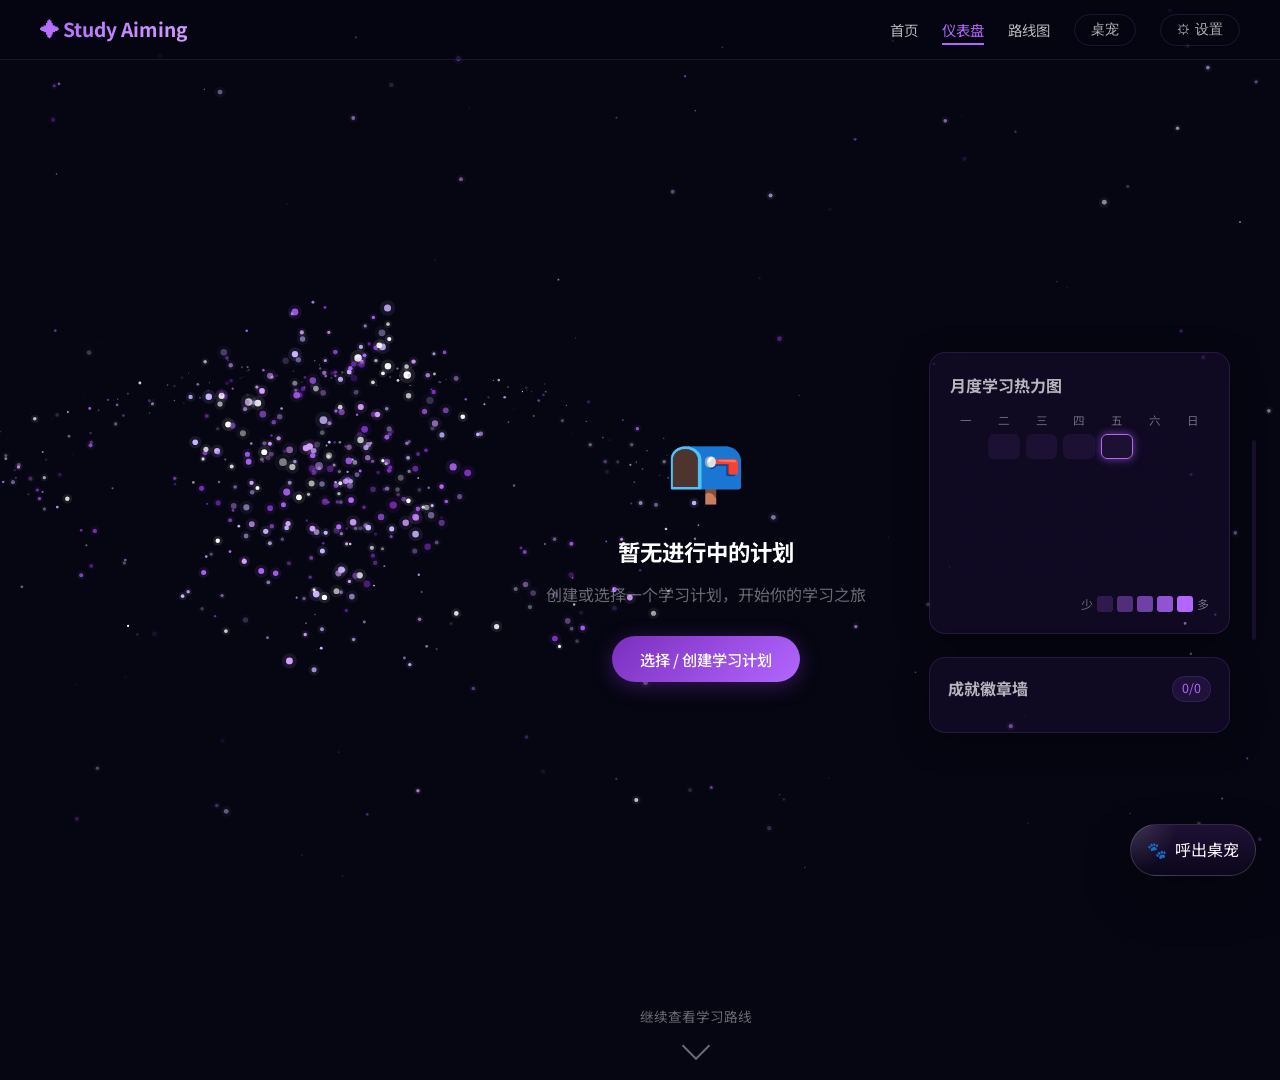
<file: pages/dashboard.html>
<!DOCTYPE html>
<html lang="zh-CN">
<head>
  <meta charset="UTF-8">
  <meta name="viewport" content="width=device-width, initial-scale=1.0">
  <title>Study Aiming - 学习概览</title>
  <link rel="preconnect" href="https://fonts.googleapis.com">
  <link href="https://fonts.googleapis.com/css2?family=Noto+Sans+SC:wght@300;400;500;700;900&display=swap" rel="stylesheet">
  <link rel="stylesheet" href="../css/style.css?v=20260611-plan-upgrade">
  <link rel="stylesheet" href="../css/pet.css?v=20260612-pet-v1">
</head>
<body data-page="dashboard">
  <canvas id="particleCanvas"></canvas>
  <div class="page-shell">

  <div class="scroll-progress-bar">
    <div class="scroll-progress-fill"></div>
    <div class="scroll-progress-glow"></div>
  </div>

  <nav class="nav-bar">
    <div class="nav-logo">✦ Study Aiming</div>
    <div class="nav-links">
      <a href="../index.html" class="nav-link" data-page="home">首页</a>
      <a href="dashboard.html" class="nav-link active" data-page="dashboard">仪表盘</a>
      <a href="roadmap.html" class="nav-link" data-page="roadmap">路线图</a>
      <button class="nav-btn" id="btnPetToggle">桌宠</button>
      <button class="nav-btn" id="btnSettings">⚙ 设置</button>
    </div>
  </nav>

  <section id="dashboard" class="section dashboard-section">
    <div class="dashboard-container">
      <div class="dashboard-left"></div>
      <div class="dashboard-right">
        <div class="plan-switcher" id="planSwitcher" style="display:none">
          <span class="plan-switcher-label">当前计划：</span>
          <select id="planSelector" class="plan-selector"></select>
        </div>

        <div class="dashboard-empty" id="dashboardEmpty">
          <div class="empty-icon">📭</div>
          <h3>暂无进行中的计划</h3>
          <p>创建或选择一个学习计划，开始你的学习之旅</p>
          <button class="btn btn-primary" id="btnGoToPlans">选择 / 创建学习计划</button>
        </div>

        <div class="dashboard-content" id="dashboardContent" style="display:none">
          <h2 class="section-title">学习概览</h2>

          <div class="stats-grid">
            <div class="stat-card glass-card">
              <div class="stat-icon">📚</div>
              <div class="stat-info">
                <span class="stat-value" id="statTotalTasks">0</span>
                <span class="stat-label">总任务数</span>
              </div>
            </div>
            <div class="stat-card glass-card">
              <div class="stat-icon">✅</div>
              <div class="stat-info">
                <span class="stat-value" id="statCompleted">0</span>
                <span class="stat-label">已完成</span>
              </div>
            </div>
            <div class="stat-card glass-card">
              <div class="stat-icon"><span id="streakIcon">🔥</span></div>
              <div class="stat-info">
                <span class="stat-value" id="statStreak">0</span>
                <span class="stat-label">连续天数</span>
              </div>
            </div>
            <div class="stat-card glass-card">
              <div class="stat-icon" id="stageIcon">⭐</div>
              <div class="stat-info">
                <span class="stat-value" id="statStage">入门阶段</span>
                <span class="stat-label">当前阶段</span>
              </div>
            </div>
          </div>

          <div class="progress-section glass-card">
            <h3>当前学习进度</h3>
            <div class="progress-bar-container">
              <div class="progress-bar-fill" id="mainProgressFill"></div>
              <span class="progress-text" id="mainProgressText">0%</span>
            </div>
            <p class="current-task" id="currentTask">暂无学习任务</p>
          </div>

          <div class="tasks-section glass-card">
            <div class="tasks-header">
              <h3>📋 学习任务</h3>
              <button class="btn btn-sm btn-accent" id="btnAddTask">+ 添加任务</button>
            </div>
            <div class="task-input-row" id="taskInputRow" style="display:none">
              <input type="text" id="taskInput" placeholder="输入任务标题，回车确认" maxlength="100">
              <button class="btn btn-sm btn-primary" id="btnConfirmTask">添加</button>
              <button class="btn btn-sm" id="btnCancelTask">取消</button>
            </div>
            <div class="task-list" id="taskList">
              <div class="task-empty">暂无任务，点击「+ 添加任务」开始</div>
            </div>
          </div>
        </div>

        <div class="heatmap-section glass-card">
          <h3>月度学习热力图</h3>
          <div class="heatmap-container" id="heatmapContainer">
            <div class="heatmap-labels">
              <span>一</span><span>二</span><span>三</span><span>四</span><span>五</span><span>六</span><span>日</span>
            </div>
            <div class="heatmap-grid" id="heatmapGrid"></div>
          </div>
          <div class="heatmap-legend">
            <span>少</span>
            <div class="legend-box" style="opacity:0.2"></div>
            <div class="legend-box" style="opacity:0.4"></div>
            <div class="legend-box" style="opacity:0.6"></div>
            <div class="legend-box" style="opacity:0.8"></div>
            <div class="legend-box" style="opacity:1"></div>
            <span>多</span>
          </div>
        </div>

        <div class="achievement-section glass-card">
          <div class="achievement-header">
            <h3>成就徽章墙</h3>
            <span class="achievement-summary" id="achievementSummary">0/4</span>
          </div>
          <div class="achievement-grid" id="achievementGrid"></div>
        </div>
      </div>
    </div>
    <a href="roadmap.html" class="scroll-hint page-next-link" data-page="roadmap">
      <span>继续查看学习路线</span>
      <div class="scroll-arrow"></div>
    </a>
  </section>

  </div>
  <div class="modal-overlay" id="settingsModal">
    <div class="modal glass-card">
      <div class="modal-header">
        <h3>API 设置</h3>
        <button class="modal-close" id="closeSettings">&times;</button>
      </div>
      <div class="modal-body">
        <div class="api-status-bar" id="apiStatusBar">
          <span class="api-status-dot" id="apiStatusDot"></span>
          <span id="apiStatusText">未连接</span>
        </div>
        <div class="form-group">
          <label>AI 服务提供商</label>
          <select id="apiProvider">
            <option value="openai">OpenAI</option>
            <option value="deepseek">DeepSeek</option>
            <option value="claude">Claude (Anthropic)</option>
            <option value="gemini">Gemini (Google)</option>
            <option value="xiaomi_mimo">Xiaomi MiMo</option>
            <option value="qwen">通义千问 (Qwen)</option>
            <option value="zhipu">智谱 (GLM)</option>
            <option value="custom">自定义（兼容 OpenAI）</option>
          </select>
        </div>
        <div class="form-group" id="customEndpointGroup" style="display:none">
          <label>API 端点</label>
          <input type="text" id="apiEndpoint" placeholder="https://api.example.com/v1/chat/completions">
        </div>
        <div class="form-group">
          <label>API Key</label>
          <input type="password" id="apiKey" placeholder="sk-...">
          <small>密钥仅存储在本地浏览器中</small>
        </div>
        <div class="form-group">
          <label>模型名称</label>
          <input type="text" id="modelName" list="modelPresetList" placeholder="选择或输入模型名称">
          <datalist id="modelPresetList"></datalist>
        </div>
        <div class="settings-actions">
          <button class="btn btn-primary" id="btnSaveSettings">保存并验证</button>
          <button class="btn btn-accent" id="btnTestApi" style="display:none">测试连接</button>
        </div>
        <div class="settings-security-note">
          <span class="security-icon">🔒</span>
          <span>密钥仅存在本地浏览器中，不会上传至任何服务器</span>
        </div>
        <div class="divider"></div>
        <button class="btn btn-outline btn-danger" id="btnResetAll">🗑 重置所有数据</button>
      </div>
    </div>
  </div>

  <div class="toast-container" id="toastContainer"></div>

  <script src="../js/particles.js?v=20260611-plan-upgrade"></script>
  <script src="../js/app.js?v=20260611-plan-upgrade"></script>
  <script src="../js/pet.js?v=20260612-pet-v1"></script>
</body>
</html>
</file>
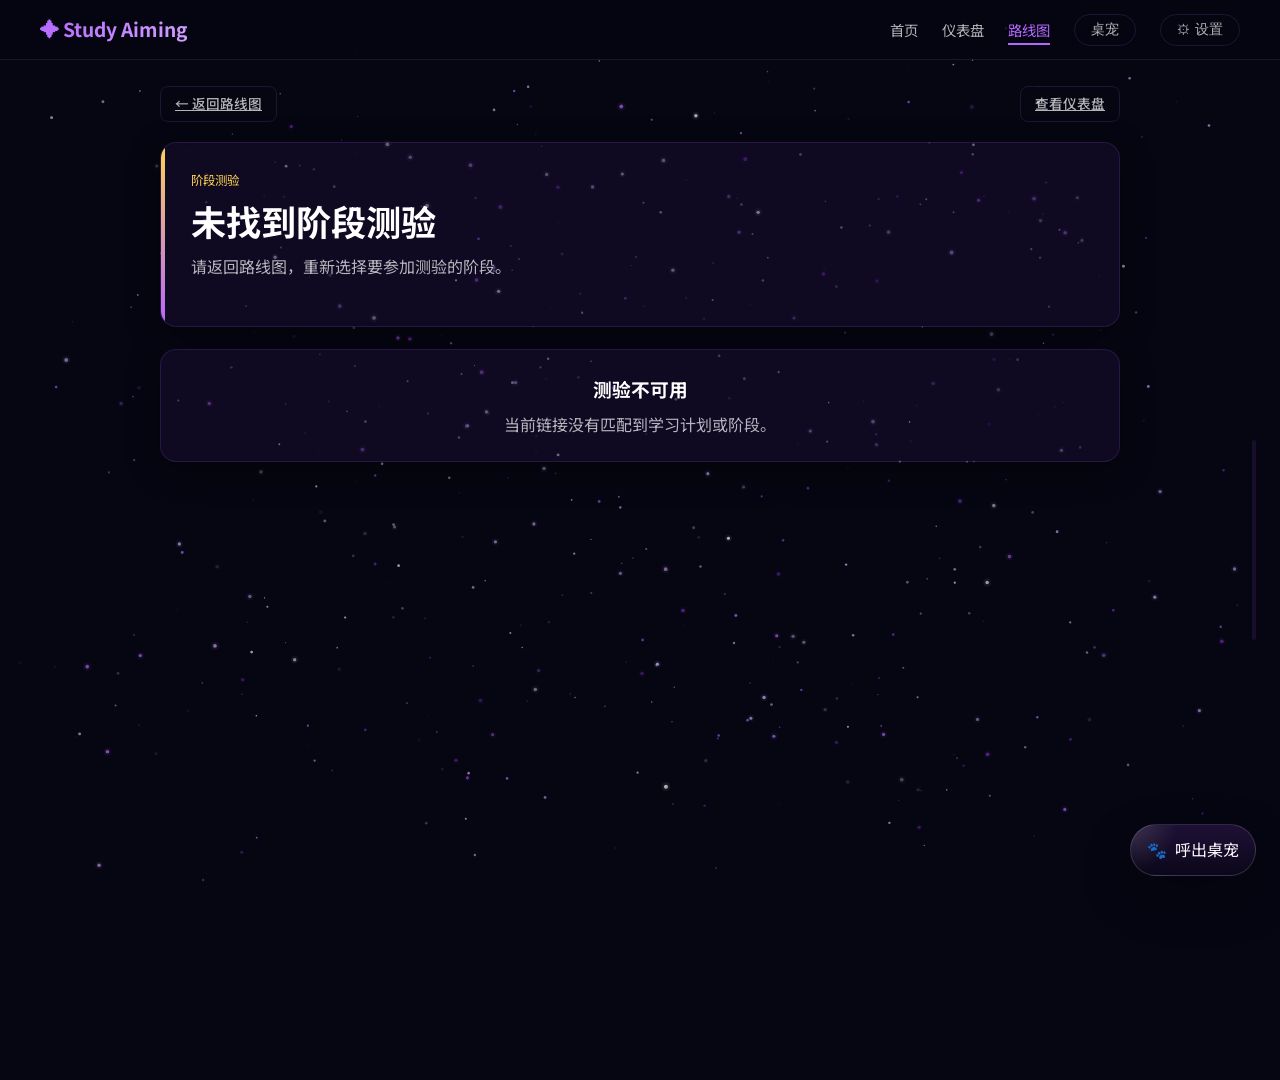
<file: pages/quiz.html>
<!DOCTYPE html>
<html lang="zh-CN">
<head>
  <meta charset="UTF-8">
  <meta name="viewport" content="width=device-width, initial-scale=1.0">
  <title>Study Aiming - 阶段测验</title>
  <link rel="preconnect" href="https://fonts.googleapis.com">
  <link href="https://fonts.googleapis.com/css2?family=Noto+Sans+SC:wght@300;400;500;700;900&display=swap" rel="stylesheet">
  <link rel="stylesheet" href="../css/style.css?v=20260611-plan-upgrade">
  <link rel="stylesheet" href="../css/pet.css?v=20260612-pet-v1">
</head>
<body data-page="quiz">
  <canvas id="particleCanvas"></canvas>
  <div class="page-shell">

  <div class="scroll-progress-bar">
    <div class="scroll-progress-fill"></div>
    <div class="scroll-progress-glow"></div>
  </div>

  <nav class="nav-bar">
    <div class="nav-logo">✦ Study Aiming</div>
    <div class="nav-links">
      <a href="../index.html" class="nav-link" data-page="home">首页</a>
      <a href="dashboard.html" class="nav-link" data-page="dashboard">仪表盘</a>
      <a href="roadmap.html" class="nav-link active" data-page="roadmap">路线图</a>
      <button class="nav-btn" id="btnPetToggle">桌宠</button>
      <button class="nav-btn" id="btnSettings">⚙ 设置</button>
    </div>
  </nav>

  <section id="quizPage" class="section quiz-page">
    <div class="quiz-shell">
      <div class="quiz-topbar">
        <a href="roadmap.html" class="btn btn-outline btn-sm" id="quizBackLink" data-page="roadmap">← 返回路线图</a>
        <a href="dashboard.html" class="btn btn-outline btn-sm" data-page="dashboard">查看仪表盘</a>
      </div>

      <div class="quiz-hero glass-card">
        <div class="quiz-kicker">阶段测验</div>
        <h1 class="quiz-title" id="quizTitle">阶段测验</h1>
        <p class="quiz-subtitle" id="quizSubtitle">完成本阶段实战任务后，用选择题检查关键知识点和任务验收能力。</p>
        <div class="quiz-meta-row" id="quizMeta"></div>
      </div>

      <div class="quiz-result" id="quizResult"></div>
      <div class="quiz-state glass-card" id="quizState"></div>
      <form class="quiz-form" id="quizForm"></form>
    </div>
  </section>

  </div>
  <div class="modal-overlay" id="settingsModal">
    <div class="modal glass-card">
      <div class="modal-header">
        <h3>API 设置</h3>
        <button class="modal-close" id="closeSettings">&times;</button>
      </div>
      <div class="modal-body">
        <div class="api-status-bar" id="apiStatusBar">
          <span class="api-status-dot" id="apiStatusDot"></span>
          <span id="apiStatusText">未连接</span>
        </div>
        <div class="form-group">
          <label>AI 服务提供商</label>
          <select id="apiProvider">
            <option value="openai">OpenAI</option>
            <option value="deepseek">DeepSeek</option>
            <option value="claude">Claude (Anthropic)</option>
            <option value="gemini">Gemini (Google)</option>
            <option value="xiaomi_mimo">Xiaomi MiMo</option>
            <option value="qwen">通义千问 (Qwen)</option>
            <option value="zhipu">智谱 (GLM)</option>
            <option value="custom">自定义（兼容 OpenAI）</option>
          </select>
        </div>
        <div class="form-group" id="customEndpointGroup" style="display:none">
          <label>API 端点</label>
          <input type="text" id="apiEndpoint" placeholder="https://api.example.com/v1/chat/completions">
        </div>
        <div class="form-group">
          <label>API Key</label>
          <input type="password" id="apiKey" placeholder="sk-...">
          <small>密钥仅存储在本地浏览器中</small>
        </div>
        <div class="form-group">
          <label>模型名称</label>
          <input type="text" id="modelName" list="modelPresetList" placeholder="选择或输入模型名称">
          <datalist id="modelPresetList"></datalist>
        </div>
        <div class="settings-actions">
          <button class="btn btn-primary" id="btnSaveSettings">保存并验证</button>
          <button class="btn btn-accent" id="btnTestApi" style="display:none">测试连接</button>
        </div>
        <div class="settings-security-note">
          <span class="security-icon">🔒</span>
          <span>密钥仅存在本地浏览器中，不会上传至任何服务器</span>
        </div>
        <div class="divider"></div>
        <button class="btn btn-outline btn-danger" id="btnResetAll">🗑 重置所有数据</button>
      </div>
    </div>
  </div>

  <div class="toast-container" id="toastContainer"></div>

  <script src="../js/particles.js?v=20260611-plan-upgrade"></script>
  <script src="../js/app.js?v=20260611-plan-upgrade"></script>
  <script src="../js/pet.js?v=20260612-pet-v1"></script>
</body>
</html>
</file>
<file: css/style.css>
/* ============================
   Study Aiming - 主样式表
   紫黑色星空主题
   ============================ */

:root {
  --purple-deep: #1a0533;
  --purple-dark: #2d1b69;
  --purple-mid: #7B2FBE;
  --purple-light: #B366FF;
  --purple-glow: #d4a0ff;
  --accent-gold: #FFD54F;
  --accent-green: #69F0AE;
  --bg-dark: #060612;
  --bg-card: rgba(30, 15, 60, 0.6);
  --text-primary: #ffffff;
  --text-secondary: rgba(255, 255, 255, 0.7);
  --text-muted: rgba(255, 255, 255, 0.4);
  --glass-bg: rgba(30, 15, 60, 0.4);
  --glass-border: rgba(179, 102, 255, 0.15);
  --glass-shadow: 0 8px 32px rgba(0, 0, 0, 0.4);
  --transition: cubic-bezier(0.4, 0, 0.2, 1);
  --page-spring: cubic-bezier(0.22, 1.2, 0.36, 1);
  --page-spring-soft: cubic-bezier(0.18, 0.9, 0.32, 1.08);
}

*, *::before, *::after { margin: 0; padding: 0; box-sizing: border-box; }

html {
  scroll-behavior: smooth;
  font-size: 16px;
  scroll-snap-type: none;
}

body {
  font-family: 'Noto Sans SC', -apple-system, BlinkMacSystemFont, sans-serif;
  background: var(--bg-dark);
  color: var(--text-primary);
  overflow-x: hidden;
  line-height: 1.6;
  position: relative;
}

.page-shell {
  position: relative;
  min-height: 100vh;
}

body::before {
  content: '';
  position: fixed;
  inset: 0;
  z-index: 1600;
  pointer-events: none;
  opacity: 0;
  background:
    radial-gradient(circle at 20% 20%, rgba(212, 160, 255, 0.16), transparent 45%),
    radial-gradient(circle at 80% 18%, rgba(123, 47, 190, 0.16), transparent 42%),
    linear-gradient(180deg, rgba(6, 6, 18, 0.08), rgba(6, 6, 18, 0.28));
}

.page-shell {
  transform-origin: center top;
  will-change: transform, opacity, filter;
}

body.page-enter-active::before {
  animation: pageOverlayIn 820ms ease-out both;
}

body.page-enter-active .page-shell {
  animation: pageSpringIn 780ms var(--page-spring) both;
}

body.page-leave-active {
  overflow: hidden;
}

body.page-leave-active::before {
  animation: pageOverlayOut 460ms ease-out both;
}

body.page-leave-active .page-shell {
  pointer-events: none;
  animation: pageSpringOut 420ms var(--page-spring-soft) both;
}

/* ---- 粒子画布 ---- */
#particleCanvas {
  position: fixed; top: 0; left: 0;
  width: 100%; height: 100%;
  z-index: 0; pointer-events: none;
}

/* ---- 滚动进度条 ---- */
.scroll-progress-bar {
  position: fixed; right: 24px; top: 50%; transform: translateY(-50%);
  width: 4px; height: 200px;
  background: rgba(179, 102, 255, 0.1);
  border-radius: 4px; z-index: 100;
  animation: breathe 3s ease-in-out infinite;
}
.scroll-progress-fill {
  position: absolute; bottom: 0; width: 100%; height: 0%;
  background: linear-gradient(to top, var(--purple-mid), var(--purple-light));
  border-radius: 4px;
  transition: height 0.6s cubic-bezier(0.34, 1.56, 0.64, 1);
}
.scroll-progress-glow {
  position: absolute; bottom: 0; width: 12px; height: 12px; left: -4px;
  background: var(--purple-light); border-radius: 50%;
  filter: blur(4px); opacity: 0; transition: opacity 0.3s;
}
@keyframes breathe { 0%,100%{opacity:.3} 50%{opacity:.8} }

/* ---- 导航栏 ---- */
.nav-bar {
  position: fixed; top: 0; left: 0; right: 0; height: 60px;
  display: flex; align-items: center; justify-content: space-between;
  padding: 0 40px; z-index: 1000;
  background: rgba(6, 6, 18, 0.7); backdrop-filter: blur(20px);
  border-bottom: 1px solid var(--glass-border);
}
.nav-logo {
  font-size: 1.2rem; font-weight: 700;
  background: linear-gradient(135deg, var(--purple-light), var(--purple-glow));
  -webkit-background-clip: text; -webkit-text-fill-color: transparent; background-clip: text;
}
.nav-links { display: flex; align-items: center; gap: 24px; }
.nav-link {
  color: var(--text-secondary); text-decoration: none; font-size: 0.9rem;
  transition: color 0.3s; position: relative;
}
.nav-link::after {
  content: ''; position: absolute; bottom: -4px; left: 0;
  width: 0; height: 2px; background: var(--purple-light);
  transition: width 0.5s cubic-bezier(0.34, 1.56, 0.64, 1);
}
.nav-link:hover, .nav-link.active { color: var(--purple-light); }
.nav-link.active::after, .nav-link:hover::after { width: 100%; }
.nav-btn {
  background: transparent; border: 1px solid var(--glass-border);
  color: var(--text-secondary); padding: 6px 16px; border-radius: 20px;
  cursor: pointer; font-size: 0.85rem; transition: all 0.3s;
}
.nav-btn:hover { border-color: var(--purple-light); color: var(--purple-light); }

/* ---- 通用 ---- */
.section {
  position: relative;
  min-height: 120vh;
  z-index: 1;
}
.section-title {
  font-size: 1.8rem; font-weight: 700; margin-bottom: 24px;
  background: linear-gradient(135deg, var(--purple-light), var(--purple-glow));
  -webkit-background-clip: text; -webkit-text-fill-color: transparent; background-clip: text;
}
.glass-card {
  background: var(--glass-bg); border: 1px solid var(--glass-border);
  border-radius: 16px; backdrop-filter: blur(12px); box-shadow: var(--glass-shadow);
}

/* ---- 按钮 ---- */
.btn {
  display: inline-flex; align-items: center; justify-content: center; gap: 8px;
  padding: 12px 28px; border-radius: 30px; font-size: 0.95rem; font-weight: 500;
  cursor: pointer; transition: all 0.3s var(--transition); border: none; font-family: inherit;
}
.btn-primary {
  background: linear-gradient(135deg, var(--purple-mid), var(--purple-light));
  color: white; box-shadow: 0 4px 20px rgba(123, 47, 190, 0.4);
}
.btn-primary:hover { transform: translateY(-2px); box-shadow: 0 6px 30px rgba(123, 47, 190, 0.6); }
.btn-accent {
  background: linear-gradient(135deg, #7c4dff, #536dfe);
  color: white; box-shadow: 0 4px 16px rgba(124, 77, 255, 0.3);
}
.btn-accent:hover { transform: translateY(-2px); }
.btn-outline { background: transparent; border: 1px solid var(--glass-border); color: var(--text-secondary); }
.btn-outline:hover { border-color: var(--purple-light); color: var(--purple-light); }
.btn-sm { padding: 6px 14px; font-size: 0.85rem; border-radius: 8px; }
.btn-danger { border-color: rgba(255, 80, 80, 0.3) !important; color: #ff8080 !important; }
.btn-danger:hover { background: rgba(255, 80, 80, 0.1) !important; }
.btn-full { width: 100%; }
.btn:disabled {
  cursor: not-allowed;
  opacity: 0.48;
  transform: none !important;
  box-shadow: none !important;
}
.divider { height: 1px; background: var(--glass-border); margin: 20px 0; }

/* ====== Section 1: Hero ====== */
.hero-section {
  display: flex; align-items: center; justify-content: center;
  flex-direction: column; padding: 80px 40px; text-align: center;
}
.hero-content { max-width: 800px; animation: fadeInUp 1s ease-out; }
.hero-title {
  font-size: clamp(2.8rem, 7.5vw, 5.5rem); font-weight: 900;
  line-height: 1.2; margin-bottom: 20px;
  background: linear-gradient(135deg, #fff 0%, var(--purple-glow) 50%, var(--purple-light) 100%);
  -webkit-background-clip: text; -webkit-text-fill-color: transparent; background-clip: text;
  text-wrap: balance;
}
.hero-title .nowrap-group { white-space: nowrap; }
.hero-subtitle { font-size: 1.3rem; color: var(--purple-light); margin-bottom: 16px; font-weight: 500; }
.hero-desc { font-size: 1.05rem; color: var(--text-secondary); max-width: 600px; margin: 0 auto 40px; line-height: 1.8; }
.hero-actions { display: flex; gap: 16px; justify-content: center; flex-wrap: wrap; }
.scroll-hint {
  position: absolute; left: 50%; bottom: 40px;
  display: flex; flex-direction: column; align-items: center; gap: 8px;
  color: var(--text-muted); font-size: 0.85rem; animation: floatHint 2s ease-in-out infinite;
  text-decoration: none;
}
.page-next-link { bottom: 24px; z-index: 5; }
.page-next-link:hover { color: var(--purple-light); }
.scroll-arrow { width: 20px; height: 20px; border-right: 2px solid var(--text-muted); border-bottom: 2px solid var(--text-muted); transform: rotate(45deg); }
@keyframes fadeInUp { from{opacity:0;transform:translateY(40px)} to{opacity:1;transform:translateY(0)} }
@keyframes float { 0%,100%{transform:translateY(0)} 50%{transform:translateY(10px)} }
@keyframes floatHint { 0%,100%{transform:translate(-50%, 0)} 50%{transform:translate(-50%, 10px)} }
@keyframes pageSpringIn {
  0% { opacity: 0; transform: translateY(32px) scale(0.985); filter: blur(8px); }
  58% { opacity: 1; transform: translateY(-6px) scale(1.006); filter: blur(0); }
  78% { opacity: 1; transform: translateY(2px) scale(0.999); filter: blur(0); }
  100% { opacity: 1; transform: translateY(0) scale(1); filter: blur(0); }
}
@keyframes pageSpringOut {
  0% { opacity: 1; transform: translateY(0) scale(1); filter: blur(0); }
  40% { opacity: 1; transform: translateY(-6px) scale(0.996); filter: blur(0); }
  100% { opacity: 0; transform: translateY(18px) scale(0.988); filter: blur(8px); }
}
@keyframes pageOverlayIn {
  0% { opacity: 0.26; }
  100% { opacity: 0; }
}
@keyframes pageOverlayOut {
  0% { opacity: 0; }
  100% { opacity: 1; }
}

/* ====== Section 2: Dashboard ====== */
.dashboard-section {
  padding: 80px clamp(20px, 4vw, 48px);
  display: flex;
  align-items: center;
  overflow: hidden;
}
.dashboard-container {
  display: grid;
  grid-template-columns: minmax(220px, 0.72fr) minmax(0, 1.28fr);
  gap: clamp(20px, 3vw, 34px);
  width: 100%;
  max-width: 1180px;
  margin: 0 auto;
  align-items: center;
}
.dashboard-left { min-height: clamp(280px, 46vh, 430px); }
.dashboard-right {
  width: 100%;
  min-width: 0;
  max-width: 820px;
  justify-self: end;
  display: grid;
  grid-template-columns: minmax(0, 1fr) minmax(240px, 0.72fr);
  grid-template-areas:
    "switcher switcher"
    "content heatmap"
    "content achievements";
  align-items: start;
  gap: 14px;
  padding: 0;
}

/* 计划切换器 */
.plan-switcher {
  grid-area: switcher;
  display: flex;
  align-items: center;
  gap: 12px;
  padding: 12px 20px;
  background: var(--glass-bg);
  border: 1px solid var(--glass-border);
  border-radius: 12px;
}
.plan-switcher-label {
  font-size: 0.9rem;
  color: var(--text-secondary);
  white-space: nowrap;
}
.plan-selector {
  flex: 1;
  padding: 8px 14px;
  background: rgba(179, 102, 255, 0.06);
  border: 1px solid var(--glass-border);
  border-radius: 8px;
  color: var(--text-primary);
  font-size: 0.9rem;
  font-family: inherit;
  outline: none;
  cursor: pointer;
}
.plan-selector:focus {
  border-color: var(--purple-mid);
}

/* 空状态 */
.dashboard-empty {
  grid-area: content;
  text-align: center;
  padding: 60px 20px;
  animation: fadeInUp 0.5s ease-out;
}
.dashboard-empty .empty-icon {
  font-size: 4rem;
  margin-bottom: 20px;
  animation: float 3s ease-in-out infinite;
}
.dashboard-empty h3 {
  font-size: 1.4rem;
  margin-bottom: 12px;
}
.dashboard-empty p {
  color: var(--text-muted);
  margin-bottom: 28px;
}

/* 内容区 */
.dashboard-content {
  grid-area: content;
  animation: fadeInUp 0.4s ease-out;
  display: flex;
  flex-direction: column;
  gap: 16px;
}
.dashboard-content .section-title { margin-bottom: 0; }

.stats-grid { display: grid; grid-template-columns: repeat(2, 1fr); gap: 16px; }
.stat-card { padding: 16px; display: flex; align-items: center; gap: 14px; transition: transform 0.3s; min-width: 0; }
.stat-card:hover { transform: translateY(-4px); }
.stat-icon { font-size: 2rem; }
.stat-info { min-width: 0; }
.stat-value { display: block; font-size: 1.65rem; font-weight: 700; color: var(--purple-light); overflow-wrap: anywhere; }
.stat-label { font-size: 0.85rem; color: var(--text-muted); }

.streak-fire { animation: fireGlow 1.5s ease-in-out infinite; display: inline-block; }
@keyframes fireGlow { 0%,100%{transform:scale(1);filter:brightness(1)} 50%{transform:scale(1.15);filter:brightness(1.3)} }

.progress-section { padding: 20px; }
.progress-section h3 { font-size: 1rem; margin-bottom: 16px; color: var(--text-secondary); }
.progress-bar-container {
  position: relative; height: 12px;
  background: rgba(179, 102, 255, 0.1); border-radius: 12px; overflow: hidden; margin-bottom: 12px;
}
.progress-bar-fill {
  height: 100%; width: 0%;
  background: linear-gradient(90deg, var(--purple-mid), var(--purple-light));
  border-radius: 12px; transition: width 1s var(--transition); position: relative;
}
.progress-bar-fill::after {
  content: ''; position: absolute; right: 0; top: 0;
  width: 30px; height: 100%;
  background: linear-gradient(90deg, transparent, rgba(255,255,255,0.3));
  animation: shimmer 2s infinite;
}
@keyframes shimmer { 0%{transform:translateX(-30px)} 100%{transform:translateX(30px)} }
.progress-text {
  position: absolute; right: 8px; top: 50%; transform: translateY(-50%);
  font-size: 0.7rem; font-weight: 700; color: white; text-shadow: 0 1px 2px rgba(0,0,0,0.5);
}
.current-task { font-size: 0.9rem; color: var(--text-muted); }

/* ---- 任务列表 ---- */
.tasks-section { padding: 20px; }
.tasks-header { display: flex; justify-content: space-between; align-items: center; margin-bottom: 16px; }
.tasks-header h3 { font-size: 1rem; color: var(--text-secondary); }

.task-input-row {
  display: flex; gap: 8px; margin-bottom: 16px;
  animation: fadeInUp 0.3s ease-out;
}
.task-input-row input {
  flex: 1; padding: 10px 14px;
  background: rgba(179, 102, 255, 0.06); border: 1px solid var(--glass-border);
  border-radius: 10px; color: var(--text-primary); font-size: 0.95rem; font-family: inherit; outline: none;
}
.task-input-row input:focus { border-color: var(--purple-mid); box-shadow: 0 0 0 3px rgba(123, 47, 190, 0.15); }

.task-list { display: flex; flex-direction: column; gap: 8px; max-height: 230px; overflow-y: auto; }
.task-empty { text-align: center; color: var(--text-muted); padding: 24px; font-size: 0.9rem; }

.task-item {
  display: flex; align-items: center; gap: 12px; padding: 12px 16px;
  background: rgba(179, 102, 255, 0.04); border: 1px solid var(--glass-border);
  border-radius: 10px; transition: all 0.3s; animation: fadeInUp 0.3s ease-out;
}
.task-item:hover { border-color: var(--purple-mid); background: rgba(179, 102, 255, 0.08); }
.task-item.completed { opacity: 0.5; }
.task-item.completed .task-title { text-decoration: line-through; }

.task-check {
  width: 22px; height: 22px; border-radius: 50%; flex-shrink: 0;
  border: 2px solid var(--glass-border); cursor: pointer;
  display: flex; align-items: center; justify-content: center;
  transition: all 0.3s; font-size: 0.7rem;
}
.task-check:hover { border-color: var(--purple-light); }
.task-item.completed .task-check {
  background: var(--purple-mid); border-color: var(--purple-mid); color: white;
}
.task-title { flex: 1; font-size: 0.9rem; min-width: 0; overflow-wrap: anywhere; }
.task-delete {
  opacity: 0; cursor: pointer; color: var(--text-muted); font-size: 1.1rem;
  transition: all 0.3s; padding: 4px;
}
.task-item:hover .task-delete { opacity: 1; }
.task-delete:hover { color: #ff8080; }

/* ---- 热力图 ---- */
.heatmap-section { grid-area: heatmap; padding: 20px; }
.heatmap-section h3 { font-size: 1rem; margin-bottom: 16px; color: var(--text-secondary); }
.heatmap-container {
  display: flex; flex-direction: column; gap: 8px;
  width: 100%; max-width: 620px; margin: 0 auto;
}
.heatmap-labels {
  display: grid; grid-template-columns: repeat(7, minmax(0, 1fr)); gap: 6px;
  width: 100%; font-size: 0.72rem; color: var(--text-muted);
}
.heatmap-labels span { text-align: center; line-height: 1; }
.heatmap-grid { display: grid; grid-template-columns: repeat(7, minmax(0, 1fr)); gap: 6px; width: 100%; }
.heatmap-cell {
  width: 100%; height: clamp(18px, 2.8vh, 26px);
  border-radius: 6px; background: rgba(179, 102, 255, 0.08); transition: all 0.3s;
}
.heatmap-cell.level-1 { background: rgba(179, 102, 255, 0.2); }
.heatmap-cell.level-2 { background: rgba(179, 102, 255, 0.4); }
.heatmap-cell.level-3 { background: rgba(179, 102, 255, 0.6); }
.heatmap-cell.level-4 { background: rgba(179, 102, 255, 0.85); }
.heatmap-cell:hover { transform: scale(1.3); box-shadow: 0 0 8px var(--purple-light); }
.heatmap-blank { background: transparent; pointer-events: none; }
.heatmap-future { background: rgba(179, 102, 255, 0.03); opacity: 0.4; }
.heatmap-today { box-shadow: 0 0 8px rgba(179, 102, 255, 0.6); border: 1.5px solid var(--purple-light); }
.heatmap-legend {
  display: flex; align-items: center; gap: 4px; justify-content: flex-end;
  width: 100%; max-width: 620px; margin: 10px auto 0;
  font-size: 0.75rem; color: var(--text-muted);
}
.legend-box { width: 16px; height: 16px; border-radius: 3px; background: var(--purple-light); }

/* ---- 成就徽章墙 ---- */
.achievement-section { grid-area: achievements; padding: 18px; }
.achievement-header {
  display: flex; align-items: center; justify-content: space-between;
  gap: 12px; margin-bottom: 12px;
}
.achievement-header h3 { font-size: 1rem; color: var(--text-secondary); }
.achievement-summary {
  font-size: 0.78rem; color: var(--purple-light);
  padding: 2px 9px; border-radius: 999px;
  background: rgba(179,102,255,0.1); border: 1px solid var(--glass-border);
}
.achievement-grid { display: grid; grid-template-columns: repeat(2, minmax(0, 1fr)); gap: 10px; }
.achievement-badge {
  min-height: 92px; padding: 12px;
  display: flex; flex-direction: column; gap: 6px;
  border-radius: 12px; border: 1px solid var(--glass-border);
  background: rgba(179,102,255,0.045);
  transition: border-color 0.25s, background 0.25s, transform 0.25s;
}
.achievement-badge.unlocked {
  border-color: rgba(255,213,79,0.35);
  background: linear-gradient(135deg, rgba(255,213,79,0.12), rgba(179,102,255,0.08));
  box-shadow: 0 0 20px rgba(255,213,79,0.08);
}
.achievement-badge:hover { transform: translateY(-2px); border-color: rgba(179,102,255,0.35); }
.achievement-icon {
  width: 32px; height: 32px; display: flex; align-items: center; justify-content: center;
  border-radius: 10px; font-size: 1.15rem;
  color: var(--text-muted); background: rgba(255,255,255,0.05);
  filter: grayscale(1); opacity: 0.65;
}
.achievement-badge.unlocked .achievement-icon {
  color: var(--accent-gold); background: rgba(255,213,79,0.14);
  filter: none; opacity: 1;
}
.achievement-name { font-size: 0.9rem; font-weight: 700; color: var(--text-primary); }
.achievement-desc { font-size: 0.74rem; color: var(--text-muted); line-height: 1.45; }
.achievement-badge.unlocked .achievement-desc { color: var(--text-secondary); }
.achievement-status { margin-top: auto; font-size: 0.72rem; color: var(--text-muted); }
.achievement-badge.unlocked .achievement-status { color: var(--accent-green); }

/* ====== Section 3: Roadmap ====== */
.roadmap-section { padding: 80px 40px 120px; }

/* ---- 计划列表视图 ---- */
.plan-gallery { max-width: 1100px; margin: 0 auto; }
.gallery-header { display: flex; justify-content: space-between; align-items: center; margin-bottom: 32px; flex-wrap: wrap; gap: 16px; }
.gallery-actions { display: flex; gap: 12px; }

.plan-grid {
  display: grid; grid-template-columns: repeat(auto-fill, minmax(300px, 1fr));
  gap: 24px;
}

.plan-card {
  background: var(--glass-bg); border: 1px solid var(--glass-border);
  border-radius: 16px; padding: 28px; cursor: pointer;
  transition: all 0.35s var(--transition); position: relative; overflow: hidden;
}
.plan-card::before {
  content: ''; position: absolute; inset: 0; border-radius: 16px;
  background: linear-gradient(135deg, rgba(179,102,255,0.08), transparent);
  opacity: 0; transition: opacity 0.35s;
}
.plan-card:hover {
  transform: translateY(-6px);
  border-color: var(--purple-mid);
  box-shadow: 0 16px 48px rgba(123, 47, 190, 0.25);
}
.plan-card:hover::before { opacity: 1; }

.plan-card-edit {
  position: absolute; top: 14px; right: 14px; z-index: 2;
  width: 30px; height: 30px; border-radius: 8px;
  border: 1px solid var(--glass-border); background: rgba(6, 6, 18, 0.45);
  color: var(--text-secondary); cursor: pointer; font-size: 0.9rem;
  display: flex; align-items: center; justify-content: center;
  transition: all 0.25s;
}
.plan-card-edit:hover { border-color: var(--purple-light); color: var(--purple-light); background: rgba(179,102,255,0.12); }

.plan-card-icon { font-size: 2.5rem; margin-bottom: 12px; }
.plan-card-title { font-size: 1.15rem; font-weight: 700; margin-bottom: 6px; }
.plan-card-desc { font-size: 0.85rem; color: var(--text-muted); margin-bottom: 16px; line-height: 1.5; display: -webkit-box; -webkit-line-clamp: 2; -webkit-box-orient: vertical; overflow: hidden; }
.plan-card-meta { display: flex; justify-content: space-between; align-items: center; margin-bottom: 12px; }
.plan-card-progress-bar { height: 6px; background: rgba(179,102,255,0.1); border-radius: 6px; overflow: hidden; }
.plan-card-progress-fill { height: 100%; border-radius: 6px; background: linear-gradient(90deg, var(--purple-mid), var(--purple-light)); transition: width 0.6s ease-in-out; }
.plan-card-stats { display: flex; justify-content: space-between; font-size: 0.8rem; color: var(--text-muted); margin-top: 8px; }

/* 空状态 */
.empty-state { text-align: center; padding: 80px 20px; }
.empty-state.hidden { display: none; }
.empty-icon { font-size: 4rem; margin-bottom: 20px; animation: float 3s ease-in-out infinite; }
.empty-state h3 { font-size: 1.5rem; margin-bottom: 12px; }
.empty-state p { color: var(--text-muted); }

/* ---- 计划详情视图 ---- */
.plan-detail { max-width: 900px; margin: 0 auto; animation: fadeInUp 0.4s ease-out; }
.detail-header { display: flex; justify-content: space-between; align-items: center; gap: 12px; margin-bottom: 32px; flex-wrap: wrap; }
.detail-header-actions { display: flex; gap: 10px; align-items: center; flex-wrap: wrap; }

.detail-hero {
  background: var(--glass-bg); border: 1px solid var(--glass-border);
  border-radius: 16px; padding: 32px; margin-bottom: 32px; position: relative; overflow: hidden;
}
.detail-hero::before {
  content: ''; position: absolute; top: 0; left: 0; right: 0; height: 4px;
  background: linear-gradient(90deg, var(--purple-mid), var(--purple-light), var(--accent-gold));
}
.detail-hero-icon { font-size: 3rem; margin-bottom: 12px; }
.detail-hero-title { font-size: 1.6rem; font-weight: 700; margin-bottom: 8px; }
.detail-hero-desc { font-size: 0.95rem; color: var(--text-secondary); margin-bottom: 20px; line-height: 1.6; }
.detail-hero-stats { display: flex; gap: 24px; flex-wrap: wrap; }
.detail-stat { text-align: center; }
.detail-stat-value { font-size: 1.5rem; font-weight: 700; color: var(--purple-light); display: block; }
.detail-stat-label { font-size: 0.8rem; color: var(--text-muted); }

/* ---- 详情时间轴 ---- */
.detail-timeline { position: relative; padding-left: 36px; }
.detail-timeline::before {
  content: ''; position: absolute; left: 14px; top: 0; bottom: 0;
  width: 3px; background: linear-gradient(to bottom, var(--purple-mid), var(--purple-light));
  border-radius: 3px;
}

.stage-block {
  position: relative; margin-bottom: 28px;
  animation: stageEnter 0.5s ease-out both;
}
.stage-block:nth-child(1) { animation-delay: 0.05s; }
.stage-block:nth-child(2) { animation-delay: 0.1s; }
.stage-block:nth-child(3) { animation-delay: 0.15s; }
.stage-block:nth-child(4) { animation-delay: 0.2s; }
.stage-block:nth-child(5) { animation-delay: 0.25s; }
.stage-block:nth-child(6) { animation-delay: 0.3s; }
@keyframes stageEnter { from{opacity:0;transform:translateX(24px)} to{opacity:1;transform:translateX(0)} }

.stage-dot {
  position: absolute; left: -29px; top: 24px;
  width: 18px; height: 18px; border-radius: 50%;
  background: var(--purple-dark); border: 3px solid var(--purple-mid);
  z-index: 2; transition: all 0.3s;
}
.stage-block.completed .stage-dot { background: var(--accent-green); border-color: var(--accent-green); box-shadow: 0 0 10px rgba(105,240,174,0.4); }
.stage-block.active .stage-dot { background: var(--purple-light); border-color: var(--purple-light); animation: dotPulse 2s ease-in-out infinite; }
.stage-block.locked { opacity: 0.65; }
.stage-block.locked .stage-dot { background: rgba(80,80,80,0.5); border-color: rgba(160,160,160,0.2); }
@keyframes dotPulse { 0%,100%{box-shadow:0 0 10px rgba(179,102,255,0.4)} 50%{box-shadow:0 0 20px rgba(179,102,255,0.7)} }

.stage-card {
  background: var(--glass-bg); border: 1px solid var(--glass-border);
  border-radius: 16px; overflow: hidden; transition: all 0.3s;
}
.stage-card:hover { border-color: var(--purple-mid); }

.stage-card-header {
  padding: 20px 24px; cursor: pointer; display: flex;
  justify-content: space-between; align-items: center;
  transition: background 0.3s;
}
.stage-card-header:hover { background: rgba(179,102,255,0.04); }
.stage-card-title { font-size: 1.05rem; font-weight: 600; }
.stage-card-toggle { font-size: 0.85rem; color: var(--text-muted); transition: transform 0.3s; }
.stage-block.expanded .stage-card-toggle { transform: rotate(180deg); }

.stage-card-body { display: none; padding: 0 24px 24px; }
.stage-block.expanded .stage-card-body { display: block; animation: fadeInUp 0.3s ease-out; }

/* 阶段内区块 */
.stage-section { margin-bottom: 20px; }
.stage-section-label { font-size: 0.85rem; font-weight: 600; color: var(--purple-light); margin-bottom: 8px; }

/* 阶段目标区块 */
.stage-goal-block {
  background: rgba(179, 102, 255, 0.04);
  border: 1px solid var(--glass-border);
  border-radius: 12px;
  padding: 16px 20px;
  margin-bottom: 20px;
}
.stage-goal-row {
  display: flex;
  justify-content: space-between;
  align-items: center;
  margin-bottom: 6px;
}
.stage-goal-label {
  font-size: 0.85rem;
  font-weight: 600;
  color: #9575cd;
}
.stage-goal-progress {
  font-size: 0.85rem;
  font-weight: 600;
  color: var(--purple-light);
  background: rgba(179, 102, 255, 0.1);
  padding: 2px 10px;
  border-radius: 12px;
}
.stage-goal-value {
  font-size: 0.92rem;
  color: #e0e0e0;
  line-height: 1.7;
}
.stage-goal-list {
  margin: 0;
  padding-left: 20px;
  display: flex;
  flex-direction: column;
  gap: 8px;
  color: #e0e0e0;
}
.stage-goal-step { line-height: 1.7; }

.stage-topics { display: flex; flex-wrap: wrap; gap: 8px; }
.stage-topic {
  padding: 4px 14px; border-radius: 16px; font-size: 0.8rem;
  background: rgba(179,102,255,0.08); border: 1px solid rgba(179,102,255,0.15);
  color: var(--purple-light);
}

.stage-tasks { display: flex; flex-direction: column; gap: 8px; }
.stage-task-item {
  display: flex; align-items: center; gap: 12px; padding: 12px 16px;
  background: rgba(179,102,255,0.03); border: 1px solid var(--glass-border);
  border-radius: 10px; cursor: pointer; transition: all 0.3s;
}
.stage-task-item:hover { border-color: var(--purple-mid); background: #2d2d44; }
.stage-task-item.locked { cursor: not-allowed; }
.stage-task-item.locked:hover { border-color: var(--glass-border); background: rgba(179,102,255,0.03); }
.stage-task-item.done { opacity: 0.7; }
.stage-task-item.done .stage-task-text { text-decoration: line-through; color: var(--text-muted); }
.stage-task-check {
  width: 20px; height: 20px; border-radius: 50%; flex-shrink: 0;
  border: 2px solid var(--glass-border); display: flex; align-items: center;
  justify-content: center; transition: all 0.3s; font-size: 0.65rem;
}
.stage-task-item.done .stage-task-check { background: var(--purple-mid); border-color: var(--purple-mid); color: white; }
.stage-task-text { flex: 1; font-size: 0.9rem; }

/* 任务状态标签 */
.stage-task-status {
  font-size: 0.8rem;
  font-weight: 500;
  padding: 2px 10px;
  border-radius: 10px;
  flex-shrink: 0;
}
.stage-task-status.pending {
  color: #ff9800;
  background: rgba(255, 152, 0, 0.1);
  border: 1px solid rgba(255, 152, 0, 0.2);
}
.stage-task-status.completed {
  color: #4caf50;
  background: rgba(76, 175, 80, 0.1);
  border: 1px solid rgba(76, 175, 80, 0.2);
}

.stage-resources { display: flex; flex-direction: column; gap: 8px; }
.resource-link {
  display: flex; align-items: center; gap: 10px; padding: 10px 14px;
  background: rgba(179,102,255,0.03); border: 1px solid var(--glass-border);
  border-radius: 10px; text-decoration: none; color: var(--text-secondary);
  transition: all 0.3s; font-size: 0.9rem;
}
.resource-link:hover { border-color: var(--purple-mid); color: var(--purple-light); background: rgba(179,102,255,0.06); }
.resource-link-icon { font-size: 1.1rem; }

/* 阶段进度条 */
.stage-progress-mini { margin-top: 16px; display: flex; align-items: center; gap: 10px; }
.stage-progress-mini-bar { flex: 1; height: 4px; background: rgba(179,102,255,0.1); border-radius: 4px; overflow: hidden; }
.stage-progress-mini-fill { height: 100%; border-radius: 4px; background: linear-gradient(90deg, var(--purple-mid), var(--purple-light)); transition: width 0.5s; }
.stage-progress-mini-text { font-size: 0.75rem; color: var(--text-muted); white-space: nowrap; }

.stage-quiz-panel {
  margin-top: 18px;
  padding: 16px 18px;
  display: flex;
  align-items: center;
  justify-content: space-between;
  gap: 16px;
  background: linear-gradient(135deg, rgba(255, 213, 79, 0.08), rgba(179, 102, 255, 0.06));
  border: 1px solid rgba(255, 213, 79, 0.18);
  border-radius: 12px;
}
.stage-quiz-panel.locked { opacity: 0.65; border-color: var(--glass-border); background: rgba(179,102,255,0.04); }
.stage-quiz-panel.done { border-color: rgba(105,240,174,0.25); background: rgba(105,240,174,0.08); }
.stage-quiz-copy { min-width: 0; }
.stage-quiz-title { font-size: 0.95rem; font-weight: 700; color: var(--text-primary); margin-bottom: 3px; }
.stage-quiz-meta { font-size: 0.8rem; color: var(--text-muted); }
.stage-quiz-action { flex-shrink: 0; text-decoration: none; }

/* ====== 模态框 ====== */
.modal-overlay {
  position: fixed; inset: 0; background: rgba(0,0,0,0.7); backdrop-filter: blur(8px);
  display: flex; align-items: center; justify-content: center;
  z-index: 2000; opacity: 0; pointer-events: none; transition: opacity 0.3s;
}
.modal-overlay.active { opacity: 1; pointer-events: all; }
.modal {
  width: 90%; max-width: 480px; max-height: 85vh; overflow-y: auto;
  padding: 0; animation: modalIn 0.3s var(--transition);
}
.modal-large { max-width: 600px; }
@keyframes modalIn { from{transform:translateY(20px) scale(0.95);opacity:0} to{transform:translateY(0) scale(1);opacity:1} }
.modal-header {
  display: flex; justify-content: space-between; align-items: center;
  padding: 20px 24px; border-bottom: 1px solid var(--glass-border);
}
.modal-header h3 {
  font-size: 1.2rem;
  background: linear-gradient(135deg, var(--purple-light), var(--purple-glow));
  -webkit-background-clip: text; -webkit-text-fill-color: transparent; background-clip: text;
}
.modal-close {
  background: none; border: none; color: var(--text-muted); font-size: 1.5rem;
  cursor: pointer; width: 32px; height: 32px; display: flex; align-items: center;
  justify-content: center; border-radius: 8px; transition: all 0.3s;
}
.modal-close:hover { background: rgba(179, 102, 255, 0.1); color: var(--purple-light); }
.modal-body { padding: 24px; }

.form-group { margin-bottom: 20px; }
.form-group label { display: block; font-size: 0.9rem; color: var(--text-secondary); margin-bottom: 8px; font-weight: 500; }
.form-group input, .form-group select, .form-group textarea {
  width: 100%; padding: 10px 14px;
  background: rgba(179, 102, 255, 0.06); border: 1px solid var(--glass-border);
  border-radius: 10px; color: var(--text-primary); font-size: 0.95rem; font-family: inherit; outline: none;
  transition: all 0.3s;
}
.form-group input:focus, .form-group select:focus, .form-group textarea:focus {
  border-color: var(--purple-mid); box-shadow: 0 0 0 3px rgba(123, 47, 190, 0.15);
}
.form-group textarea { min-height: 80px; resize: vertical; }
.ai-brief-textarea { min-height: 180px !important; }
.form-group small { display: block; margin-top: 6px; font-size: 0.8rem; color: var(--text-muted); }
.form-row { display: flex; gap: 16px; }
.form-row .form-group { flex: 1; }
.generate-actions {
  display: flex;
  flex-direction: column;
  gap: 12px;
  margin-bottom: 14px;
}
.generate-actions.is-ready { flex-direction: row; }
.generate-actions.is-ready .btn { flex: 1; }

select option { background: #1a0a2e; color: #fff; }

/* API 状态栏 */
.api-status-bar {
  display: flex; align-items: center; gap: 10px;
  padding: 12px 16px; margin-bottom: 20px;
  background: rgba(255,255,255,0.03); border-radius: 10px;
  border: 1px solid var(--glass-border);
}
.api-status-dot {
  width: 10px; height: 10px; border-radius: 50%;
  background: #666; transition: all 0.3s;
}
.api-status-dot.connected { background: var(--accent-green); box-shadow: 0 0 8px rgba(105,240,174,0.5); }
.api-status-dot.error { background: #ff5252; }
#apiStatusText { font-size: 0.9rem; color: var(--text-secondary); }
.settings-actions { display: flex; gap: 12px; }
.settings-actions .btn { flex: 1; }

.settings-security-note {
  display: flex;
  align-items: center;
  justify-content: center;
  gap: 6px;
  margin-top: 12px;
  font-size: 0.78rem;
  color: var(--text-muted);
  opacity: 0.7;
}
.security-icon { font-size: 0.85rem; }

.ai-status {
  padding: 12px; border-radius: 10px; font-size: 0.9rem;
  margin-bottom: 16px; display: none;
}
.ai-status.error { display: block; background: rgba(255,80,80,0.1); border: 1px solid rgba(255,80,80,0.3); color: #ff8080; }
.ai-status.success { display: block; background: rgba(80,255,120,0.1); border: 1px solid rgba(80,255,120,0.3); color: #80ff90; }

/* 生成进度条 */
.generate-progress {
  margin-top: 20px;
  animation: fadeInUp 0.3s ease-out;
}
.generate-progress-header {
  display: flex;
  justify-content: space-between;
  align-items: center;
  margin-bottom: 10px;
}
.generate-progress-label {
  font-size: 0.85rem;
  color: var(--purple-light);
  transition: opacity 0.3s;
}
.generate-progress-pct {
  font-size: 0.85rem;
  font-weight: 600;
  color: var(--purple-light);
}
.generate-progress-track {
  height: 6px;
  background: rgba(255, 255, 255, 0.08);
  border-radius: 6px;
  overflow: hidden;
  position: relative;
}
.generate-progress-fill {
  height: 100%;
  width: 0%;
  background: linear-gradient(90deg, var(--purple-mid), var(--purple-light), var(--purple-glow));
  border-radius: 6px;
  transition: width 0.4s ease-out;
  position: relative;
  box-shadow: 0 0 12px rgba(179, 102, 255, 0.5);
}
.generate-progress-fill::after {
  content: '';
  position: absolute;
  top: 0;
  left: 0;
  right: 0;
  bottom: 0;
  background: linear-gradient(90deg, transparent, rgba(255, 255, 255, 0.3), transparent);
  animation: progressShimmer 1.5s infinite;
}
@keyframes progressShimmer {
  0% { transform: translateX(-100%); }
  100% { transform: translateX(100%); }
}

/* 上传区域 */
.upload-area {
  border: 2px dashed var(--glass-border); border-radius: 16px;
  padding: 40px; text-align: center; cursor: pointer; transition: all 0.3s;
}
.upload-area:hover { border-color: var(--purple-mid); background: rgba(179,102,255,0.03); }
.upload-area.dragover { border-color: var(--purple-light); background: rgba(179,102,255,0.06); }
.upload-icon { font-size: 3rem; margin-bottom: 12px; }
.upload-area p { color: var(--text-secondary); margin-bottom: 8px; }
.upload-area small { color: var(--text-muted); }
.import-preview { margin-top: 20px; }
.import-preview h4 { margin-bottom: 12px; color: var(--text-secondary); }
.preview-content {
  background: rgba(0,0,0,0.3); border-radius: 10px; padding: 16px;
  max-height: 200px; overflow-y: auto; font-size: 0.85rem;
  color: var(--text-secondary); margin-bottom: 16px; white-space: pre-wrap;
}

/* Stage 模态框 */
.stage-desc { color: var(--text-secondary); font-size: 0.9rem; margin-bottom: 16px; line-height: 1.6; }
.stage-section-title { font-size: 1rem; color: var(--purple-light); margin-bottom: 12px; }
.stage-hint { color: var(--text-muted); font-size: 0.85rem; text-align: center; margin-top: 20px; }
.stage-tasks { display: flex; flex-direction: column; gap: 12px; margin-top: 8px; }
.stage-task {
  display: flex; align-items: center; gap: 12px; padding: 12px 16px;
  background: rgba(179, 102, 255, 0.05); border: 1px solid var(--glass-border);
  border-radius: 10px; cursor: pointer; transition: all 0.3s;
}
.stage-task:hover { border-color: var(--purple-mid); }
.stage-task.completed { opacity: 0.6; }
.stage-task-check {
  width: 20px; height: 20px; border: 2px solid var(--glass-border);
  border-radius: 50%; flex-shrink: 0; display: flex; align-items: center;
  justify-content: center; transition: all 0.3s;
}
.stage-task.completed .stage-task-check { background: var(--purple-mid); border-color: var(--purple-mid); }
.stage-task.completed .stage-task-check::after { content: '✓'; color: white; font-size: 0.7rem; }
.stage-task-text { flex: 1; font-size: 0.9rem; }

.stage-progress { display: flex; align-items: center; gap: 12px; margin-top: 16px; }
.stage-progress-bar { flex: 1; height: 6px; background: rgba(179,102,255,0.1); border-radius: 6px; overflow: hidden; }
.stage-progress-fill { height: 100%; background: linear-gradient(90deg, var(--purple-mid), var(--purple-light)); border-radius: 6px; transition: width 0.4s; }
.stage-progress-text { font-size: 0.8rem; color: var(--text-muted); white-space: nowrap; }

.stage-complete-msg {
  text-align: center; margin-top: 20px; padding: 16px;
  background: rgba(105,240,174,0.08); border: 1px solid rgba(105,240,174,0.2);
  border-radius: 12px; color: var(--accent-green); font-size: 1rem;
}

.quiz-section {
  margin-top: 24px; padding: 20px;
  background: rgba(123,47,190,0.08); border: 1px solid var(--glass-border); border-radius: 12px;
}
.quiz-block { margin-bottom: 16px; }
.quiz-question { margin-bottom: 10px; line-height: 1.6; }
.quiz-options { display: flex; flex-direction: column; gap: 8px; }
.quiz-option {
  padding: 10px 16px; background: rgba(179,102,255,0.05);
  border: 1px solid var(--glass-border); border-radius: 8px;
  cursor: pointer; transition: all 0.3s; font-size: 0.9rem; color: var(--text-secondary);
}
.quiz-option:hover { border-color: var(--purple-mid); background: rgba(179,102,255,0.1); }
.quiz-option.selected { border-color: var(--purple-light); background: rgba(179,102,255,0.15); color: var(--purple-light); }
.quiz-option.correct { border-color: var(--accent-green); background: rgba(105,240,174,0.1); color: var(--accent-green); }
.quiz-option.wrong { border-color: #ff5252; background: rgba(255,80,80,0.1); color: #ff8080; }

/* ====== Quiz Page ====== */
.quiz-page {
  padding: 86px 40px 64px;
  display: flex;
  align-items: flex-start;
}
.quiz-shell {
  width: 100%;
  max-width: 960px;
  margin: 0 auto;
}
.quiz-topbar {
  display: flex;
  justify-content: space-between;
  align-items: center;
  gap: 12px;
  margin-bottom: 20px;
}
.quiz-hero {
  padding: 28px 30px;
  margin-bottom: 22px;
  position: relative;
  overflow: hidden;
}
.quiz-hero::before {
  content: '';
  position: absolute;
  inset: 0 auto 0 0;
  width: 4px;
  background: linear-gradient(to bottom, var(--accent-gold), var(--purple-light));
}
.quiz-kicker {
  font-size: 0.78rem;
  color: var(--accent-gold);
  letter-spacing: 0;
  margin-bottom: 8px;
}
.quiz-title {
  font-size: clamp(1.55rem, 3vw, 2.2rem);
  line-height: 1.25;
  margin-bottom: 10px;
}
.quiz-subtitle {
  color: var(--text-secondary);
  line-height: 1.7;
  max-width: 760px;
}
.quiz-meta-row {
  display: flex;
  flex-wrap: wrap;
  gap: 10px;
  margin-top: 18px;
}
.quiz-meta-pill {
  padding: 5px 12px;
  border-radius: 999px;
  border: 1px solid var(--glass-border);
  color: var(--text-secondary);
  background: rgba(179,102,255,0.06);
  font-size: 0.8rem;
}
.quiz-state {
  padding: 24px;
  text-align: center;
  color: var(--text-secondary);
}
.quiz-state h3 { margin-bottom: 8px; color: var(--text-primary); }
.quiz-form {
  display: flex;
  flex-direction: column;
  gap: 18px;
}
.quiz-question-card {
  padding: 22px 24px;
}
.quiz-question-head {
  display: flex;
  align-items: center;
  justify-content: space-between;
  gap: 12px;
  margin-bottom: 12px;
}
.quiz-question-index {
  color: var(--purple-light);
  font-size: 0.85rem;
  font-weight: 700;
}
.quiz-question-result {
  font-size: 0.82rem;
  color: var(--text-muted);
}
.quiz-question-title {
  font-size: 1rem;
  line-height: 1.7;
  margin-bottom: 14px;
  color: var(--text-primary);
}
.quiz-choice-list {
  display: flex;
  flex-direction: column;
  gap: 10px;
}
.quiz-choice {
  width: 100%;
  display: flex;
  align-items: flex-start;
  gap: 12px;
  padding: 12px 14px;
  border: 1px solid var(--glass-border);
  border-radius: 10px;
  background: rgba(179,102,255,0.04);
  color: var(--text-secondary);
  font: inherit;
  text-align: left;
  cursor: pointer;
  transition: all 0.25s;
}
.quiz-choice:hover { border-color: var(--purple-mid); background: rgba(179,102,255,0.09); }
.quiz-choice.selected { border-color: var(--purple-light); color: var(--text-primary); background: rgba(179,102,255,0.13); }
.quiz-choice.correct { border-color: rgba(105,240,174,0.45); color: var(--accent-green); background: rgba(105,240,174,0.1); }
.quiz-choice.wrong { border-color: rgba(255,80,80,0.45); color: #ff9292; background: rgba(255,80,80,0.09); }
.quiz-choice:disabled { cursor: default; }
.quiz-choice-key {
  width: 24px;
  height: 24px;
  border-radius: 50%;
  display: inline-flex;
  align-items: center;
  justify-content: center;
  flex-shrink: 0;
  color: var(--text-primary);
  background: rgba(179,102,255,0.14);
  font-size: 0.78rem;
  font-weight: 700;
}
.quiz-explanation {
  display: none;
  margin-top: 14px;
  padding: 12px 14px;
  border-radius: 10px;
  background: rgba(255,255,255,0.04);
  border: 1px solid var(--glass-border);
  color: var(--text-secondary);
  line-height: 1.7;
  font-size: 0.9rem;
}
.quiz-question-card.reviewed .quiz-explanation { display: block; }
.quiz-actions {
  display: flex;
  align-items: center;
  justify-content: space-between;
  gap: 14px;
  padding: 18px 20px;
}
.quiz-actions-note {
  color: var(--text-muted);
  font-size: 0.85rem;
}
.quiz-result {
  display: none;
  margin: 0 0 18px;
  padding: 18px 20px;
  border: 1px solid rgba(105,240,174,0.22);
  border-radius: 14px;
  background: rgba(105,240,174,0.08);
  color: var(--text-secondary);
}
.quiz-result.active { display: block; }
.quiz-result strong {
  color: var(--accent-green);
  font-size: 1.15rem;
}

/* ---- Toast ---- */
.toast-container { position: fixed; bottom: 30px; right: 30px; z-index: 3000; display: flex; flex-direction: column; gap: 10px; }
.toast { padding: 14px 20px; border-radius: 12px; font-size: 0.9rem; animation: toastIn 0.4s var(--transition); backdrop-filter: blur(12px); }
.toast.success { background: rgba(105,240,174,0.15); border: 1px solid rgba(105,240,174,0.3); color: var(--accent-green); }
.toast.error { background: rgba(255,80,80,0.15); border: 1px solid rgba(255,80,80,0.3); color: #ff8080; }
.toast.info { background: rgba(179,102,255,0.15); border: 1px solid rgba(179,102,255,0.3); color: var(--purple-light); }
@keyframes toastIn { from{transform:translateX(100px);opacity:0} to{transform:translateX(0);opacity:1} }

/* ---- 滚动条 ---- */
::-webkit-scrollbar { width: 6px; }
::-webkit-scrollbar-track { background: transparent; }
::-webkit-scrollbar-thumb { background: rgba(179,102,255,0.3); border-radius: 3px; }
::-webkit-scrollbar-thumb:hover { background: rgba(179,102,255,0.5); }

/* ---- 响应式 ---- */
@media (min-width: 901px) and (max-height: 780px) {
  .dashboard-section { padding-top: 66px; padding-bottom: 54px; }
  .dashboard-left { min-height: 320px; }
  .dashboard-right { gap: 12px; max-width: 820px; }
  .dashboard-content { gap: 12px; }
  .section-title { font-size: 1.55rem; }
  .stat-card { padding: 13px 14px; }
  .stat-icon { font-size: 1.65rem; }
  .stat-value { font-size: 1.42rem; }
  .progress-section,
  .tasks-section,
  .heatmap-section,
  .achievement-section { padding: 16px; }
  .task-list { max-height: 180px; }
  .heatmap-section h3,
  .achievement-header,
  .progress-section h3,
  .tasks-header { margin-bottom: 10px; }
  .heatmap-cell { height: 18px; }
  .heatmap-legend { margin-top: 8px; }
  .achievement-grid { gap: 8px; }
  .achievement-badge { min-height: 82px; padding: 10px; }
}

@media (max-width: 900px) {
  .dashboard-section { padding: 76px 20px 86px; align-items: flex-start; overflow: visible; }
  .dashboard-container { grid-template-columns: 1fr; gap: 18px; }
  .dashboard-left { min-height: 240px; }
  .dashboard-right { display: flex; flex-direction: column; align-items: stretch; max-width: none; justify-self: stretch; }
  .page-next-link { bottom: 22px; }
  .quiz-page { padding: 78px 20px 48px; }
  .quiz-topbar { align-items: stretch; flex-direction: column; }
  .quiz-hero { padding: 24px 22px; }
  .quiz-actions { align-items: stretch; flex-direction: column; }
  .stage-quiz-panel { align-items: stretch; flex-direction: column; }
}

@media (max-width: 768px) {
  .nav-bar { padding: 0 20px; }
  .nav-links .nav-link { display: none; }
  .hero-title { font-size: clamp(2rem, 10vw, 3.5rem); }
  .dashboard-left { min-height: 220px; }
  .stats-grid { grid-template-columns: repeat(2, 1fr); }
  .form-row { flex-direction: column; gap: 0; }
  .scroll-progress-bar { right: 10px; height: 150px; }
  .roadmap-timeline { padding-left: 30px; }
  .timeline-dot { left: -21px; width: 16px; height: 16px; }
  .resource-grid { grid-template-columns: 1fr; }
  .achievement-grid { grid-template-columns: 1fr; }
}
</file>
<file: css/pet.css>
.study-pet {
  --pet-accent: #ff8fc7;
  --pet-accent-soft: rgba(255, 143, 199, 0.2);
  --pet-ink: #26131f;
  --pet-fur: #ffe7c7;
  --pet-fur-deep: #f5be8c;
  --pet-panel: rgba(18, 10, 34, 0.88);
  position: fixed;
  right: 24px;
  bottom: 24px;
  z-index: 1700;
  width: 320px;
  color: #fff7ff;
  font-family: 'Noto Sans SC', -apple-system, BlinkMacSystemFont, sans-serif;
  pointer-events: none;
  transform: translate(var(--pet-offset-x, 0px), var(--pet-offset-y, 0px));
  transition: transform 0.25s ease, opacity 0.25s ease;
}

.study-pet.is-hidden {
  opacity: 0;
  pointer-events: none;
  transform: translate(var(--pet-offset-x, 0px), calc(var(--pet-offset-y, 0px) + 18px));
}

.study-pet * {
  box-sizing: border-box;
}

.study-pet button,
.study-pet input {
  font: inherit;
}

.study-pet--dog {
  --pet-accent: #7dd7ff;
  --pet-accent-soft: rgba(125, 215, 255, 0.22);
  --pet-fur: #ffe3bc;
  --pet-fur-deep: #d89455;
}

.study-pet--bunny {
  --pet-accent: #c79cff;
  --pet-accent-soft: rgba(199, 156, 255, 0.22);
  --pet-fur: #f6eeff;
  --pet-fur-deep: #dbbeff;
}

.study-pet.is-collapsed {
  width: 94px;
}

.study-pet-launcher {
  position: fixed;
  right: 24px;
  bottom: 24px;
  z-index: 1695;
  display: inline-flex;
  align-items: center;
  gap: 8px;
  padding: 12px 16px;
  border: 1px solid rgba(255, 255, 255, 0.14);
  border-radius: 999px;
  background:
    radial-gradient(circle at top left, rgba(255, 255, 255, 0.14), transparent 34%),
    linear-gradient(180deg, rgba(32, 17, 56, 0.95), rgba(12, 8, 26, 0.94));
  box-shadow: 0 20px 50px rgba(0, 0, 0, 0.28);
  color: #fff8ff;
  cursor: pointer;
  font: inherit;
}

.study-pet-launcher.is-hidden {
  display: none;
}

.study-pet__card,
.study-pet__panel {
  pointer-events: auto;
  background:
    radial-gradient(circle at top left, rgba(255, 255, 255, 0.14), transparent 34%),
    linear-gradient(180deg, rgba(32, 17, 56, 0.95), rgba(12, 8, 26, 0.94));
  border: 1px solid rgba(255, 255, 255, 0.14);
  border-radius: 24px;
  box-shadow: 0 24px 60px rgba(0, 0, 0, 0.32);
  backdrop-filter: blur(18px);
}

.study-pet__card {
  position: relative;
  padding: 14px 14px 12px;
  overflow: hidden;
}

.study-pet.is-collapsed .study-pet__card {
  padding: 10px;
}

.study-pet__header {
  display: flex;
  align-items: center;
  gap: 8px;
  margin-bottom: 10px;
}

.study-pet__drag {
  width: 28px;
  height: 28px;
  border: 0;
  border-radius: 999px;
  background: rgba(255, 255, 255, 0.08);
  color: rgba(255, 255, 255, 0.74);
  cursor: grab;
}

.study-pet__header-main {
  min-width: 0;
  flex: 1;
}

.study-pet__name {
  display: block;
  font-size: 15px;
  font-weight: 700;
  white-space: nowrap;
  overflow: hidden;
  text-overflow: ellipsis;
}

.study-pet__stage {
  display: block;
  margin-top: 2px;
  font-size: 11px;
  color: rgba(255, 255, 255, 0.7);
}

.study-pet__points {
  padding: 7px 10px;
  border-radius: 999px;
  background: var(--pet-accent-soft);
  color: #fff;
  font-size: 12px;
  font-weight: 700;
}

.study-pet__icon-btn {
  width: 28px;
  height: 28px;
  border: 0;
  border-radius: 999px;
  background: rgba(255, 255, 255, 0.08);
  color: rgba(255, 255, 255, 0.74);
  cursor: pointer;
}

.study-pet__speech {
  min-height: 52px;
  margin-bottom: 10px;
  padding: 10px 12px;
  border-radius: 18px;
  background: rgba(255, 255, 255, 0.09);
  color: rgba(255, 245, 250, 0.92);
  font-size: 12px;
  line-height: 1.5;
}

.study-pet__mood {
  display: inline-flex;
  align-items: center;
  gap: 6px;
  margin-bottom: 8px;
  padding: 6px 10px;
  border-radius: 999px;
  background: rgba(255, 255, 255, 0.08);
  font-size: 11px;
  color: rgba(255, 255, 255, 0.7);
}

.study-pet__figure-wrap {
  position: relative;
  height: 204px;
  margin-bottom: 10px;
  border-radius: 20px;
  background:
    radial-gradient(circle at 50% 12%, rgba(255, 255, 255, 0.18), transparent 24%),
    linear-gradient(180deg, rgba(255, 255, 255, 0.04), rgba(255, 255, 255, 0));
}

.study-pet.is-collapsed .study-pet__speech,
.study-pet.is-collapsed .study-pet__mood,
.study-pet.is-collapsed .study-pet__quick,
.study-pet.is-collapsed .study-pet__header-main,
.study-pet.is-collapsed .study-pet__points,
.study-pet.is-collapsed .study-pet__panel {
  display: none;
}

.study-pet.is-collapsed .study-pet__figure-wrap {
  margin-bottom: 0;
  height: 110px;
}

.study-pet__figure-btn {
  position: absolute;
  inset: 0;
  width: 100%;
  height: 100%;
  border: 0;
  background: transparent;
  cursor: pointer;
}

.study-pet__hearts {
  position: absolute;
  inset: 0;
  pointer-events: none;
}

.study-pet__heart {
  position: absolute;
  bottom: 54px;
  left: 50%;
  font-size: 18px;
  opacity: 0;
  animation: petHeartFloat 1.6s ease-out forwards;
}

.pet-figure {
  position: absolute;
  left: 50%;
  bottom: 16px;
  width: 152px;
  height: 168px;
  transform: translateX(-50%) scale(var(--pet-scale, 1));
  transform-origin: center bottom;
}

.pet-figure.stage-young {
  --pet-scale: 1.02;
}

.pet-figure.stage-adult {
  --pet-scale: 1.08;
}

.pet-figure__tail {
  position: absolute;
  right: 6px;
  bottom: 44px;
  width: 48px;
  height: 20px;
  border-radius: 20px;
  background: var(--pet-fur-deep);
  transform-origin: left center;
  animation: petTailWag 3.2s ease-in-out infinite;
}

.pet-figure.species-cat .pet-figure__tail {
  width: 54px;
  border-radius: 22px 28px 28px 22px;
  transform: rotate(22deg);
}

.pet-figure.species-dog .pet-figure__tail {
  width: 40px;
  height: 26px;
  border-radius: 40px;
  transform: rotate(10deg);
}

.pet-figure.species-bunny .pet-figure__tail {
  width: 18px;
  height: 18px;
  border-radius: 50%;
  right: 10px;
  bottom: 42px;
}

.pet-figure__body {
  position: absolute;
  left: 50%;
  bottom: 0;
  width: 108px;
  height: 98px;
  border-radius: 50px 50px 42px 42px;
  background: var(--pet-fur-deep);
  transform: translateX(-50%);
}

.pet-figure.species-bunny .pet-figure__body {
  background: #efe3ff;
}

.pet-figure__belly {
  position: absolute;
  left: 50%;
  top: 14px;
  width: 56px;
  height: 62px;
  border-radius: 30px;
  background: rgba(255, 255, 255, 0.5);
  transform: translateX(-50%);
}

.pet-figure__head {
  position: absolute;
  left: 50%;
  top: 18px;
  width: 116px;
  height: 102px;
  border-radius: 48% 48% 42% 42%;
  background: var(--pet-fur);
  transform: translateX(-50%);
  box-shadow: inset 0 -8px 0 rgba(255, 255, 255, 0.18);
}

.pet-figure.species-bunny .pet-figure__head {
  background: #fbf5ff;
}

.pet-figure__ear {
  position: absolute;
  top: -18px;
  width: 36px;
  height: 46px;
  border-radius: 24px 24px 10px 10px;
  background: var(--pet-fur-deep);
}

.pet-figure__ear::after {
  content: '';
  position: absolute;
  left: 9px;
  right: 9px;
  top: 7px;
  bottom: 10px;
  border-radius: 999px;
  background: rgba(255, 199, 218, 0.92);
}

.pet-figure__ear--left {
  left: 10px;
  transform: rotate(-22deg);
}

.pet-figure__ear--right {
  right: 10px;
  transform: rotate(22deg);
}

.pet-figure.species-dog .pet-figure__ear {
  height: 52px;
  top: 0;
  border-radius: 24px 24px 28px 28px;
}

.pet-figure.species-dog .pet-figure__ear--left {
  left: 4px;
  transform: rotate(-34deg);
}

.pet-figure.species-dog .pet-figure__ear--right {
  right: 4px;
  transform: rotate(34deg);
}

.pet-figure.species-bunny .pet-figure__ear {
  width: 26px;
  height: 70px;
  top: -30px;
  border-radius: 999px;
}

.pet-figure.species-bunny .pet-figure__ear--left {
  left: 20px;
  transform: rotate(-8deg);
}

.pet-figure.species-bunny .pet-figure__ear--right {
  right: 20px;
  transform: rotate(8deg);
}

.pet-figure__eye {
  position: absolute;
  top: 42px;
  width: 12px;
  height: 18px;
  border-radius: 999px;
  background: var(--pet-ink);
}

.pet-figure__eye::after {
  content: '';
  position: absolute;
  width: 4px;
  height: 4px;
  top: 2px;
  left: 4px;
  border-radius: 50%;
  background: rgba(255, 255, 255, 0.9);
}

.pet-figure__eye--left {
  left: 34px;
}

.pet-figure__eye--right {
  right: 34px;
}

.pet-figure__nose {
  position: absolute;
  left: 50%;
  top: 56px;
  width: 16px;
  height: 12px;
  border-radius: 8px 8px 10px 10px;
  background: #3b2434;
  transform: translateX(-50%);
}

.pet-figure__mouth {
  position: absolute;
  left: 50%;
  top: 70px;
  width: 34px;
  height: 18px;
  border-bottom: 4px solid #523040;
  border-radius: 0 0 18px 18px;
  transform: translateX(-50%);
}

.pet-figure.is-reacting .pet-figure__mouth,
.pet-figure.is-chatting .pet-figure__mouth {
  width: 24px;
  height: 20px;
  border: 4px solid #523040;
  border-radius: 999px;
  background: rgba(255, 138, 172, 0.22);
}

.pet-figure__blush {
  position: absolute;
  top: 62px;
  width: 18px;
  height: 10px;
  border-radius: 999px;
  background: rgba(255, 143, 199, 0.28);
}

.pet-figure__blush--left {
  left: 18px;
}

.pet-figure__blush--right {
  right: 18px;
}

.pet-figure__paw {
  position: absolute;
  bottom: -8px;
  width: 24px;
  height: 34px;
  border-radius: 16px;
  background: rgba(255, 255, 255, 0.42);
}

.pet-figure__paw--left {
  left: 18px;
}

.pet-figure__paw--right {
  right: 18px;
}

.pet-figure__foot {
  position: absolute;
  bottom: -10px;
  width: 28px;
  height: 18px;
  border-radius: 999px;
  background: rgba(255, 255, 255, 0.72);
}

.pet-figure__foot--left {
  left: 20px;
}

.pet-figure__foot--right {
  right: 20px;
}

.pet-figure__accessory {
  position: absolute;
  inset: 0;
  pointer-events: none;
}

.pet-figure.outfit-scarf_red .pet-figure__accessory::before {
  content: '';
  position: absolute;
  left: 50%;
  top: 88px;
  width: 62px;
  height: 14px;
  border-radius: 999px;
  background: #ff6b7d;
  transform: translateX(-50%);
  box-shadow: 8px 8px 0 -3px #ff6b7d;
}

.pet-figure.outfit-cap_star .pet-figure__accessory::before {
  content: '';
  position: absolute;
  left: 50%;
  top: 10px;
  width: 62px;
  height: 20px;
  border-radius: 24px 24px 8px 8px;
  background: #4f67ff;
  transform: translateX(-50%);
}

.pet-figure.outfit-cap_star .pet-figure__accessory::after {
  content: '★';
  position: absolute;
  left: 50%;
  top: 6px;
  font-size: 14px;
  color: #ffe585;
  transform: translateX(-50%);
}

.pet-figure.outfit-bell_collar .pet-figure__accessory::before {
  content: '';
  position: absolute;
  left: 50%;
  top: 90px;
  width: 60px;
  height: 10px;
  border-radius: 999px;
  background: #4fd4b8;
  transform: translateX(-50%);
}

.pet-figure.outfit-bell_collar .pet-figure__accessory::after {
  content: '';
  position: absolute;
  left: 50%;
  top: 96px;
  width: 12px;
  height: 12px;
  border-radius: 50%;
  background: #ffd55e;
  transform: translateX(-50%);
}

.pet-figure.is-reacting {
  animation: petCelebrate 0.85s ease;
}

.pet-figure.is-stretching .pet-figure__body {
  animation: petStretch 0.85s ease;
}

.study-pet__quick {
  display: grid;
  grid-template-columns: repeat(4, minmax(0, 1fr));
  gap: 8px;
}

.study-pet__quick button,
.study-pet__shop-card button,
.study-pet__quick-ask,
.study-pet__chat-send {
  border: 0;
  border-radius: 14px;
  cursor: pointer;
}

.study-pet__quick button {
  padding: 9px 6px;
  background: rgba(255, 255, 255, 0.08);
  color: rgba(255, 255, 255, 0.88);
  font-size: 12px;
}

.study-pet__panel {
  position: absolute;
  right: 0;
  bottom: calc(100% + 12px);
  width: 320px;
  max-height: min(62vh, 540px);
  padding: 14px;
  overflow: auto;
  display: none;
}

.study-pet__panel.is-open {
  display: block;
}

.study-pet__panel-head {
  display: flex;
  align-items: center;
  justify-content: space-between;
  margin-bottom: 12px;
}

.study-pet__panel-title {
  font-size: 15px;
  font-weight: 700;
}

.study-pet__close {
  width: 28px;
  height: 28px;
  border: 0;
  border-radius: 999px;
  background: rgba(255, 255, 255, 0.08);
  color: rgba(255, 255, 255, 0.76);
  cursor: pointer;
}

.study-pet__pet-list,
.study-pet__shop-list {
  display: grid;
  gap: 10px;
}

.study-pet__pet-option,
.study-pet__shop-card {
  padding: 12px;
  border-radius: 18px;
  background: rgba(255, 255, 255, 0.06);
}

.study-pet__pet-option {
  display: grid;
  grid-template-columns: auto 1fr auto;
  gap: 10px;
  align-items: center;
}

.study-pet__pet-badge {
  display: grid;
  place-items: center;
  width: 42px;
  height: 42px;
  border-radius: 14px;
  background: var(--pet-accent-soft);
  font-size: 22px;
}

.study-pet__pet-meta strong,
.study-pet__shop-card strong {
  display: block;
  font-size: 14px;
}

.study-pet__pet-meta span,
.study-pet__shop-card p,
.study-pet__inventory {
  display: block;
  margin-top: 4px;
  font-size: 12px;
  line-height: 1.5;
  color: rgba(255, 255, 255, 0.72);
}

.study-pet__pet-option button,
.study-pet__shop-card button,
.study-pet__quick-ask,
.study-pet__chat-send {
  padding: 8px 12px;
  background: var(--pet-accent);
  color: #24101a;
  font-weight: 700;
}

.study-pet__shop-card {
  display: grid;
  gap: 8px;
}

.study-pet__shop-actions {
  display: flex;
  gap: 8px;
  flex-wrap: wrap;
}

.study-pet__shop-card button.is-secondary {
  background: rgba(255, 255, 255, 0.08);
  color: rgba(255, 255, 255, 0.88);
}

.study-pet__chat-log {
  display: grid;
  gap: 8px;
  max-height: 280px;
  overflow: auto;
  padding-right: 4px;
}

.study-pet__chat-message {
  padding: 10px 12px;
  border-radius: 16px;
  font-size: 12px;
  line-height: 1.6;
}

.study-pet__chat-message--pet {
  background: rgba(255, 255, 255, 0.08);
}

.study-pet__chat-message--user {
  background: var(--pet-accent-soft);
}

.study-pet__chat-asks {
  display: flex;
  flex-wrap: wrap;
  gap: 8px;
  margin-top: 10px;
}

.study-pet__quick-ask {
  font-size: 12px;
}

.study-pet__chat-form {
  display: grid;
  grid-template-columns: minmax(0, 1fr) auto;
  gap: 8px;
  margin-top: 12px;
}

.study-pet__chat-input {
  width: 100%;
  padding: 10px 12px;
  border: 1px solid rgba(255, 255, 255, 0.12);
  border-radius: 14px;
  background: rgba(255, 255, 255, 0.06);
  color: #fff;
}

.study-pet__chat-input::placeholder {
  color: rgba(255, 255, 255, 0.44);
}

.study-pet__status-line {
  margin-top: 10px;
  font-size: 11px;
  color: rgba(255, 255, 255, 0.62);
}

.study-pet.is-traveling {
  transition: transform 0.7s cubic-bezier(0.22, 1.2, 0.36, 1);
}

@keyframes petHeartFloat {
  0% {
    opacity: 0;
    transform: translate(-50%, 6px) scale(0.6);
  }
  20% {
    opacity: 1;
  }
  100% {
    opacity: 0;
    transform: translate(calc(-50% + var(--heart-x, 0px)), -72px) scale(1.2);
  }
}

@keyframes petCelebrate {
  0%,
  100% {
    transform: translateX(-50%) scale(var(--pet-scale, 1));
  }
  40% {
    transform: translateX(-50%) translateY(-8px) scale(calc(var(--pet-scale, 1) * 1.05));
  }
}

@keyframes petStretch {
  0%,
  100% {
    transform: translateX(-50%) scaleX(1);
  }
  45% {
    transform: translateX(-50%) scaleX(1.1) scaleY(0.96);
  }
}

@keyframes petTailWag {
  0%,
  100% {
    transform: rotate(12deg);
  }
  50% {
    transform: rotate(28deg);
  }
}

@media (max-width: 720px) {
  .study-pet {
    right: 14px;
    bottom: 14px;
    width: min(92vw, 320px);
  }

  .study-pet-launcher {
    right: 14px;
    bottom: 14px;
  }

  .study-pet__panel {
    width: min(92vw, 320px);
  }

  .study-pet__quick {
    grid-template-columns: repeat(2, minmax(0, 1fr));
  }
}
</file>
